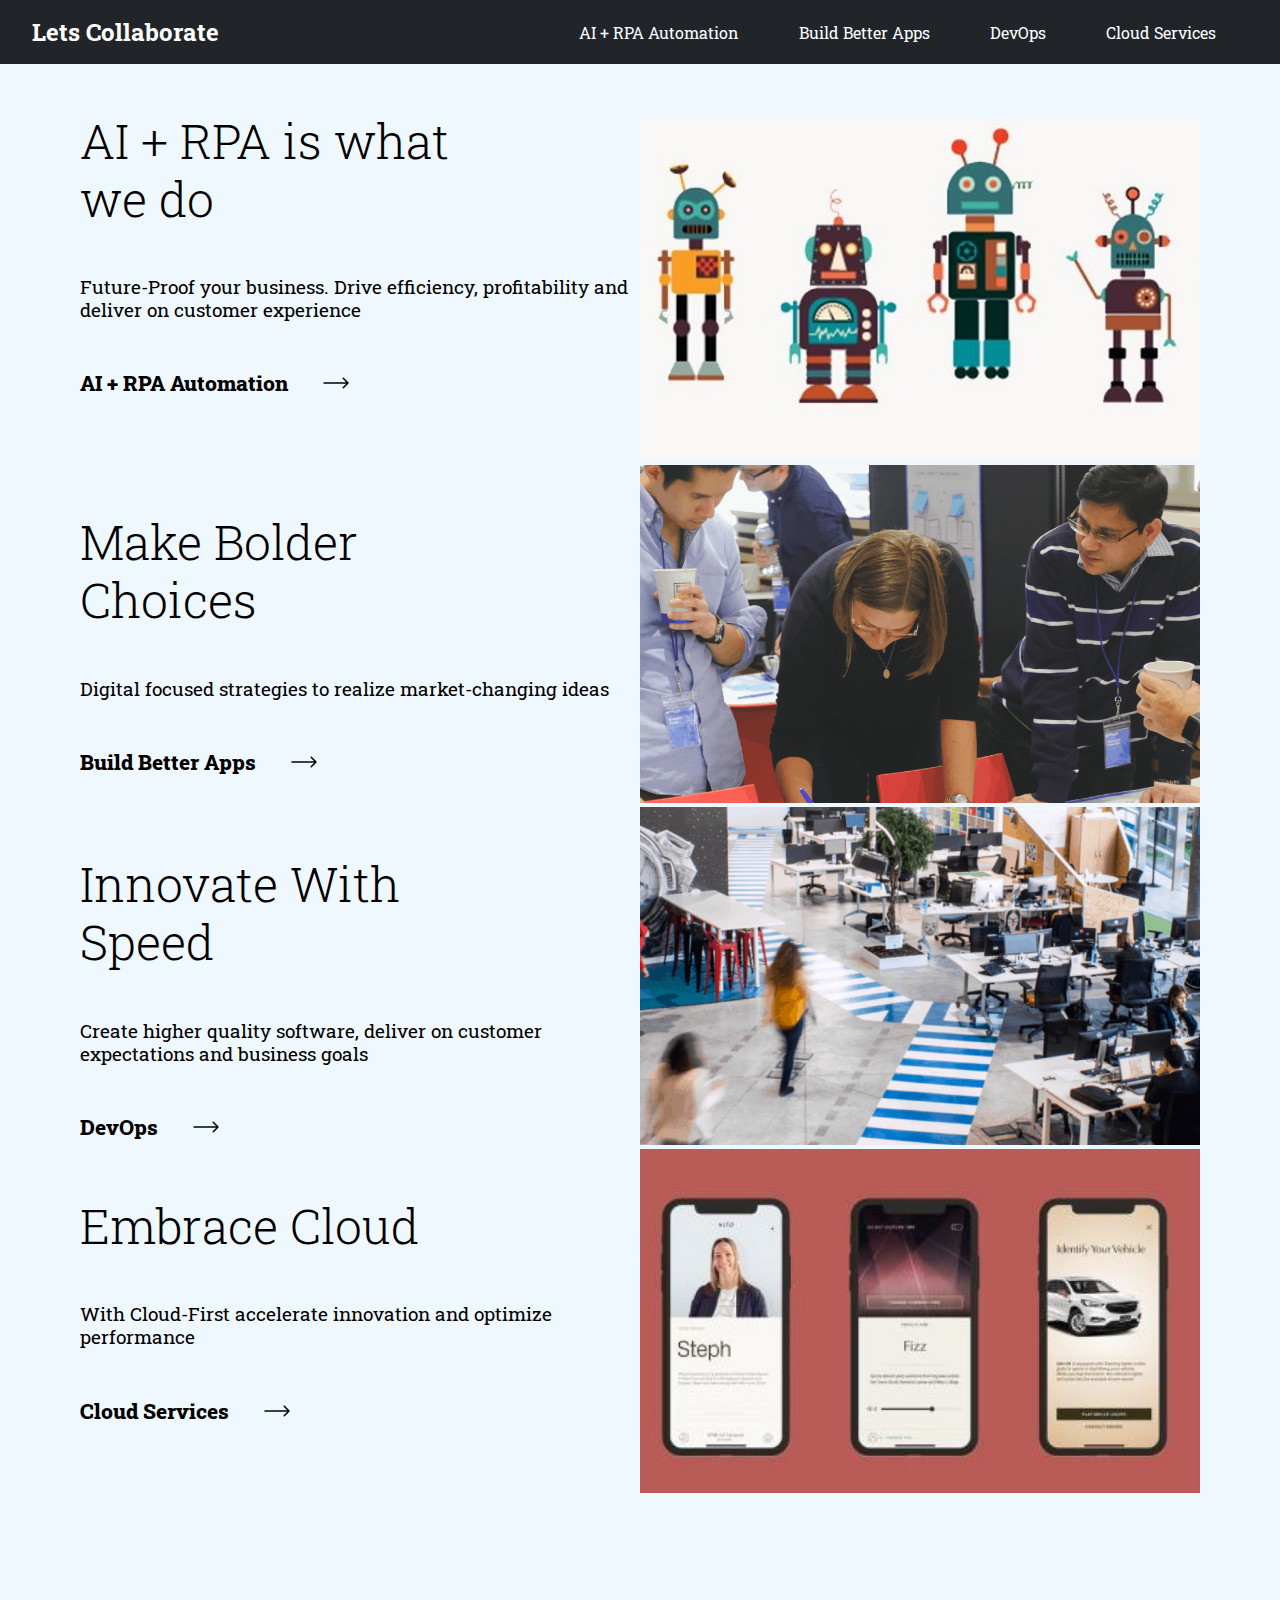
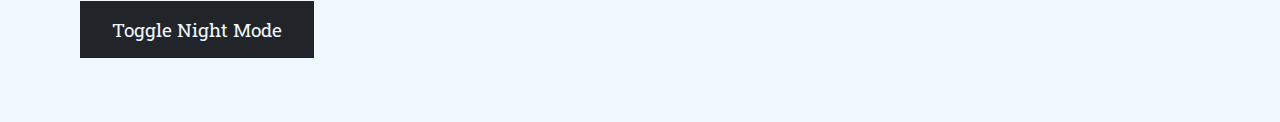
<file: index.html>
<!DOCTYPE html>
<html>
<head>
    <title>Lets Collaborate</title>
    <link rel="stylesheet" href="style.css">
    <link rel="preconnect" href="https://fonts.googleapis.com">
    <link rel="preconnect" href="https://fonts.gstatic.com" crossorigin>
    <link href="https://fonts.googleapis.com/css2?family=Roboto+Slab:wght@100..900&display=swap" rel="stylesheet">
</head>
<body>
  <div class="main">
      <header>                     <!-- Header section of home page    -->
        <nav>
          <h4 class="collab">Lets Collaborate</h4>
          <ul>
              <span><a href="rpa.html">AI + RPA Automation</a></span>
              <span><a href="builBetterApps.html">Build Better Apps</a></span>
              <span><a href="DevOps.html">DevOps</a></span>
              <span><a href="Cloud.html">Cloud Services</a></span>
              <div class="dropdown-container">
                <svg xmlns="http://www.w3.org/2000/svg" width="1.75rem" height="1.75rem" fill="currentColor" class="bi bi-list" id="menu" viewBox="0  16 16">
                <path fill-rule="evenodd" d="M2.5 12a.5.5 0 0 1 .5-.5h10a.5.5 0 0 1 0 1H3a.5.5 0 0 1-.5-.5m0-4a.5.5 0 0 1 .5-.5h10a.5.5 0 0 1 0 1H3a.5.5 0 0 1-.5-.5m0-4a.5.5 0 0 1 .5-.5h10a.5.5 0 0 1 0 1H3a.5.5 0 0 1-.5-.5"/></svg>
                 <div class="dropdown-content">
                   <a class="dropdown" href="rpa.html">AI + RPA Automation</a>
                   <a class="dropdown" href="builBetterApps.html">Build Better Apps</a>
                   <a class="dropdown" href="DevOps.html">DevOps</a>
                   <a class="dropdown" href="Cloud.html">Cloud Services</a>
                  </div> 
              </div> 
          </ul>
         </nav>    
       </header>            <!-- Body section of home page which contains 4 main sections(class=services) inside which
                                 there are 2 sub section(class=services-info-1 and services-info-2 ) in each "services" section   -->
      <div class="page">
            <div class="services">
                <div class="services-info-1">
                   <h2 id="redirectTo-RPApage-a">AI + RPA is what<br> we do</h2>
                   <h3>Future-Proof your business. Drive efficiency, profitability and deliver on customer experience</h3>
                   <div class="child-ser-info"> <p id="redirectTo-RPApage-b">AI + RPA Automation</p> <img src="img/pointer.svg" alt="this is arrow"> </div>
                </div>
                <div class="services-info-2"> <img class="image" id="img1" src="img/img1.jpg" alt="this is image 1"> </div>  <!--  a image is present in the services-info-2 section which rotate 180 on hovering-->
              </div>
              <div class="services">
                <div class="services-info-1">
                    <h2 id="redirectTo-AppPage-a">Make Bolder <br> Choices</h2>
                    <h3>Digital focused strategies to realize market-changing ideas</h3>
                    <div class="child-ser-info"><p id="redirectTo-AppPage-b">Build Better Apps</p>  <img src="img/pointer.svg" alt="this is arrow"> </div>
                </div>
                <div class="services-info-2"> <img class="image" src="img/img2.png" alt="this is image 2"> </div>
              </div>
              <div class="services">
                <div class="services-info-1">
                    <h2 id="redirectTo-DevopsPage-a">Innovate With <br> Speed</h2>
                    <h3>Create higher quality software, deliver on customer expectations and business goals</h3>
                    <div class="child-ser-info"><p id="redirectTo-DevopsPage-b">DevOps</p> <img src="img/pointer.svg" alt="this is arrow"> </div>
                </div>
                <div class="services-info-2"> <img class="image" src="img/img3.jpg" alt="this is image 3"> </div>
              </div>
              <div class="services">
                <div class="services-info-1">
                    <h2 id="redirectTo-cloudPage-a">Embrace Cloud</h2>
                    <h3>With Cloud-First accelerate innovation and optimize performance</h3>
                    <div class="child-ser-info"><p id="redirectTo-cloudPage-b">Cloud Services </p><img src="img/pointer.svg" alt="this is arrow"> </div>
                </div>
                <div class="services-info-2"> <img class="image" id="img4" src="img/img4.jpg" alt="this is image 4"> </div>
              </div>
              <div class="darkMode">
                <button onclick="darkMode()">Toggle Night Mode</button>   <!-- Button to toggle dark mode which contains a simple function of javascript -->
            </div>     
        </div> 
  </div>
<script src="script.js"></script>  
</body>
</html>
</file>
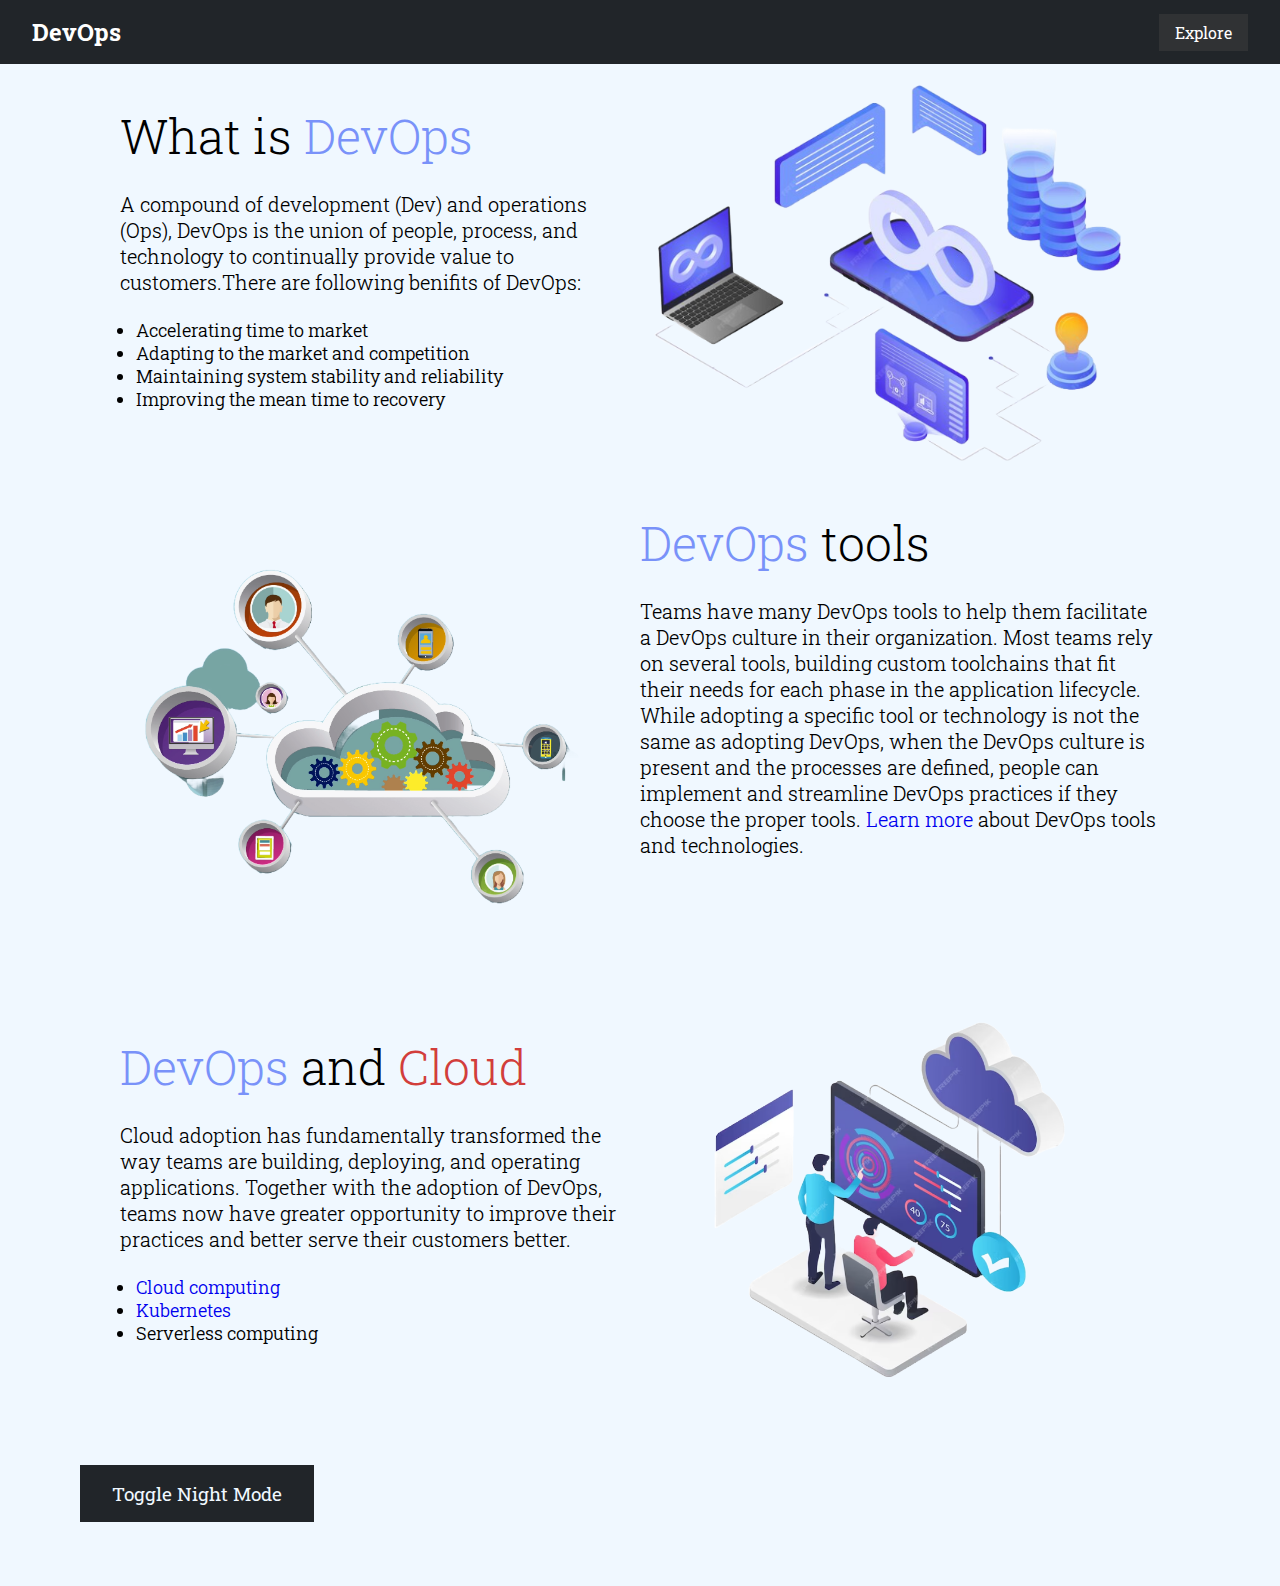
<file: DevOps.html>
<!DOCTYPE html>
<html lang="en">
<head>
    <meta charset="UTF-8">
    <meta name="viewport" content="width=device-width, initial-scale=1.0">
    <link rel="preconnect" href="https://fonts.googleapis.com">
    <link rel="preconnect" href="https://fonts.gstatic.com" crossorigin>
    <link href="https://fonts.googleapis.com/css2?family=Roboto+Slab:wght@100..900&display=swap" rel="stylesheet">
    <title>Document</title>
    <style>
         *{        /* -------to avoid confusion because of so many files i made styles and script in same html file-------     */
              margin: 0;
              padding: 0;
              font-family: Roboto Slab,serif;
         }
         a{
             text-decoration: none;}
         .page{
            background-color: #f0f8ff;
            padding: 1rem 5rem;
            }
       nav{
           display: flex;
           justify-content: space-between;
           align-items: center;
           padding: 1rem 2rem;
           background-color: #212529;
       }
       nav a{
           color: white;
           text-decoration: none;
           background-color: rgba(63, 63, 63, 0.5);
           padding: .5rem 1rem;
       }
       #dev{
        font-size: 1.5rem;
        color: white;
        cursor: pointer;
        transition: .2s
       }
       #dev:hover{
        transform:scale(1.05);
       }
       nav a:hover{
        background-color: rgba(63, 63, 63, 1);

       }
       h3{
        font-size: 3rem;
        font-weight: 300;
        margin-top: 1.50rem;
        margin-bottom:1.15rem;
       }
      p{
          font-size: 1.25rem;
          font-weight: 325;
          margin: 1.5rem 0;
        }
       ul{
        margin-left:1rem;
        font-size: 1.1rem;
        font-weight: 350;
       }
       div img{
        width: 100%;
        height: 100%;
       }
       .sec{
        display: flex;
        padding: 0 2.5rem;
       }
       .sec:hover{
         background-color: #f0f8ff;
         opacity: 0.95;
         box-shadow: 0 0 10px #c9e6ffc3,0 0 20px #c9e6ffa1,0 0 30px #c9e6ff67 ;
         border-radius: 10px;
        }
        #sec-3{
            padding-bottom: 2rem;
        } 
       .child-div-2:hover{
        filter:drop-shadow(0 0 0.5rem #212529);
        transition: 0.2s;
       }
       h3:hover{
        transform: scale3d(1.05, 1.05, 1.05);
        transition: 0.2s;
        font-weight: 325;
       }
       p:hover,ul:hover{
        transform: scale3d(1.05, 1.05, 1.05);
        transition: 0.2s;
       }
       .child-div-1{
        width: 50%;
        }
        .child-div-2{
         width: 50%;   
        }
        button{
         background-color: #212529;
         color: #f0f8ff;
         border: none;
         cursor: pointer;
         font-size: 1.2rem;
         margin:3rem 0rem;
         padding: 1rem 2rem;
         transition: .2s;
        }
        button:hover{
         opacity: 0.8;
        }
        .dev-text{
         color: #7992f9;
        }
        .cloud-text{
         color: #D23E3B;
         margin-right: 0.7rem;
        }
        
        /*-------Dark Mode Styling----------  */

        .dark-mode .page {
         background-color: #212529;
         color: white;
        }
        .dark-mode nav {
         border: 1px solid #f0f8ff;
        }
        .dark-mode button {
         border: 0.5px solid #f0f8ff;
        }
        .dark-mode button:hover {
         background-color: #4A4F54;
         box-shadow : 0 0 10px rgba(255, 255, 255, 0.2), 0 0 20px rgba(255, 255, 255, 0.15), 0 0 30px rgba(255, 255, 255, 0.1);
        }
        .dark-mode .child-div-2:hover {
         transition: 0.2s;   
         scale: 1.05;
        }
        .dark-mode .sec:hover {
         background-color: #202428;
         opacity: 1;
         border-radius: 10px;
         box-shadow : 0 0 10px rgba(255, 255, 255, 0.2), 0 0 20px rgba(255, 255, 255, 0.15), 0 0 30px rgba(255, 255, 255, 0.1);
      }
      /* -----------------Media Query Styling --------------------- */
      @media (max-width: 960px) {
        html{
            font-size: 85%;
         }
        .page{
            padding: 1rem 2rem;
        }}
        @media (max-width: 778px) {
        html{
            font-size: 75%;
         }  
        .page{
            padding-left: 1.5rem;
            padding-right: 1.5rem;
        }
        .sec{
            flex-direction: column;
            align-items: center;
        }
        #sec-2{
            flex-direction: column-reverse;
        }
        .child-div-1,.child-div-2{
            width: 100%;
        }
        br{
            display: none;
        }
    }

    </style>    
</head>
<body>
    <div class="main">    <!-- header start here -------->
        <header>
           <nav>
               <h4 id="dev">DevOps</h4>
               <span><a href="https://en.wikipedia.org/wiki/DevOps">Explore</a></span>
           </nav>
        </header>
        <div class="page">    <!-- body start here which contains 3 main sections having class sec  which further contains two sub section which contais a img and paragara -------->
            <div class="sec">
                <div class="child-div-1">
                 <h3>What is<span class="dev-text"> DevOps</span></h3>
                 <p>A compound of development (Dev) and operations (Ops), DevOps is the union of people, process, and 
                    technology to continually provide value to customers.There are following benifits of DevOps:
                    <ul>
                        <li>Accelerating time to market</li>
                        <li>Adapting to the market and competition</li>
                        <li>Maintaining system stability and reliability</li>
                        <li>Improving the mean time to recovery</li>
                    </ul>
                </p>
                </div>
                <div class="child-div-2">
                    <img src="img/devops.png" alt="this is image">
                </div>  
            </div>
            <div class="sec" id="sec-2">
                <div class="child-div-2" id="sec-child-2">
                    <img src="img/dev-tools.png" alt="this is image">
                </div>
                <div class="child-div-1" id="sec-child-1">
                    <h3><span class="dev-text">DevOps</span> tools</h3>
                    <p>Teams have many DevOps tools to help them facilitate a DevOps culture in their organization. Most teams rely on several tools, building custom toolchains that fit their needs for each phase in the application lifecycle. While adopting a specific tool or technology is 
                        not the same as adopting DevOps, when the DevOps culture is present and the processes are defined, people can implement and streamline DevOps practices if they choose the proper tools.<a href="https://www.atlassian.com/devops/devops-tools"> Learn more</a> about DevOps tools and technologies.
                    </p>
                </div>
            </div>
           <div class="sec" id="sec-3">
                <div class="child-div-1">
                   <h3><span class="dev-text">DevOps</span> and <span class="cloud-text">Cloud</span></h3>
                   <p>Cloud adoption has fundamentally transformed the way teams are building, deploying, and operating applications. Together with the adoption of DevOps, teams now have greater opportunity to improve their practices and better serve their customers better.</p>
                   <ul>
                      <li><a href="https://cloud.google.com/learn/what-is-cloud-computing">Cloud computing</a></li>
                      <li><a href="https://azure.microsoft.com/en-in/resources/cloud-computing-dictionary/what-is-kubernetes/#watch-how-kubernetes-works">Kubernetes</a></li>
                      <li>Serverless computing</li>
                  </ul>
                 </div> 
                 <div class="child-div-2">
                    <img src="img/dev-cloud.png" alt="this is image">
                 </div>    
           </div>     
           <div class="darkMode">
            <button onclick="darkMode()">Toggle Night Mode</button><!-- Button to toggle dark mode which contains a simple function of javascript -->
          </div>
        </div>
    </div>
    <script>
        function darkMode() {
        const body = document.querySelector('body');    //Explanation is given script.js file as same logic is used everywhere to toggle between dark and light mode
        body.classList.toggle('dark-mode');
        }
    </script>
</body>
</html>
</file>
<file: style.css>
/*-------------------------Styling for home page-----------------------------------*/
 *{                                              
    margin: 0;
    padding: 0;
    font-family: Roboto Slab,serif;
}

.page{
    padding-left: 5rem;
    padding-right: 5rem;
    background-color: #F0F8FF;
}
.collab{
    font-size: 1.5rem;
   color: white;       /* it is styling of heading present at top ie in header */
    cursor: pointer;
    transition: .2s;
}
 nav {
   
    display: flex;
    justify-content:space-between;
    align-items: center;
    background-color: #212529;
    padding: 1rem 2rem;
}   

nav a{
    text-decoration: none;
    color: rgb(30, 30, 30);
    font-size: 1rem;
    padding: 1rem 0.75rem;
    color: white;
    height: 100%;
    width: 100%;
}
.services{
    display: flex;
    perspective: 1000px;
}
.services-info-1{
    width: 50%;
}                                  /* diving the main section class name as sevices in 2 part width of 50% */
.services-info-2{
    width: 50%;
   
}
.child-ser-info{
    display: flex;
}
.image{
   width:100%;
   transform-style: preserve-3d;
   transition: transform 1s;
}
#img1{
    padding-top: 3.5rem;
}
#img4{
    padding-bottom: 3.5rem;
}
h2{
    font-size: 3rem;
    font-weight: 300;
    margin: 3rem 0rem;
    padding: 0;
    line-height: 1.2em;
    cursor: pointer;
}
h3{
    font-size: 1.2rem;
    font-weight: 400;
    margin: 3rem 0rem;
    line-height: 1.2em;
}
p{
    font-size: 1.3rem;
    font-weight: 800;
    margin-right: 2.2rem;
    cursor: pointer;
}
button{
    background-color: #212529;
    color: #f0f8ff;
    border: none;
    cursor: pointer;
    font-size: 1.2rem;
    margin-top: 3rem;
    margin-bottom: 4rem;
    padding: 1rem 2rem;
    transition: .2s;
}
.menu,#menu{
display: none;
}
span {
    padding: 0.7rem 1rem;
    cursor: pointer;                       /* there is only 4 span present in nav bar.It contains an a tag for navigation */
    transition: 0.2s; 

} 
/* ---------------Hovering stylings------------------ */
.image:hover{
    transform:rotateY(180deg);
}
div h2:hover{
    transform: scale(1.03);
    font-weight: 305;
    transition: 0.1s;
}
p:hover{
   opacity: 0.6;
   transition: 0.1s;
} 
button:hover{
    opacity: 0.8;
} 
span:hover{
 background-color:#4A4F54 ;

} 
.collab:hover{
    transform:scale(1.05);
}

/*-------Dark Mode Styling----------  */

  .dark-mode .page {
    background-color: #212529;
    color: white;
  }
  .dark-mode nav {
    border: 1px solid #f0f8ff;
  }.dark-mode button {
    border: 0.5px solid #f0f8ff;
  }
  .dark-mode button:hover {
    background-color: #4A4F54;
    box-shadow : 0 0 10px rgba(255, 255, 255, 0.2), 0 0 20px rgba(255, 255, 255, 0.15), 0 0 30px rgba(255, 255, 255, 0.1);
   }


  /*-------Meadia query styling----------  */
    @media (max-width: 960px) {               /*------there are 2 media query breakdown present in this css filw----------
                                                in first only font size is reduced to 85% but in 2nd breakdown childs of services class covers 100% of width -----*/
        nav span{                            /* for small screen size the span will be not be display insted a menu id name ,icon will be displayed */
            display: none;
        }                                 
        #menu{
            display: block;
            color: white;
        }
        #menu:hover{
            transform:scale(1.2); 
            transition: .2s;
        }
        html{
            font-size: 85%;
        }
    }
    @media (max-width: 778px) {
        html{
            font-size: 75%;
         }
        .page{
            padding-left: 5rem;
            padding-right: 5rem;
        }
        .services{
            flex-direction: column;
            align-items: center;
        }
        .services-info-1{
            width: 100%;
        }
        .services-info-2{
            width: 100%;
            margin-top: 2rem;
        }
        #img1{
            padding-top: 0rem;
        }
        
        br{
            display: none;
        }
        p{
            color: blue;
        }
    }

    /* ----------Dropdown Menu stylings------------ */
    .dropdown-container{
        position: relative;
        display: inline-block;

    }
    .dropdown-content {
        display: none;
        position: absolute;
        background-color: #F0F8FF;
        min-width: 160px;
        box-shadow: 0px 8px 16px 0px rgba(0,0,0,0.5);
        z-index: 1;
        right: -24px;
        }
    .dropdown-content a{
        color: black;
        text-decoration: none;
        display: block;
    }
    .dropdown-content a:hover{
        box-shadow: 0 0 10px #c9e6ffc3,0 0 20px #c9e6ffa1,0 0 30px #c9e6ff67 ;
    }
    .dropdown-container:hover .dropdown-content{
        display: block;
        transition: 5s;
    }                                
                                                      
    .dark-mode .dropdown-content a{
        background-color: #212529;        /*------------- dropdown properties for dark mode-------- */
        color: white;
    } 
    .dark-mode .dropdown-content a:hover{
        box-shadow : 0 0 10px rgba(255, 255, 255, 0.2), 0 0 20px rgba(255, 255, 255, 0.15), 0 0 30px rgba(255, 255, 255, 0.1);
        border: 1px solid #f0f8ff;
    }
</file>
